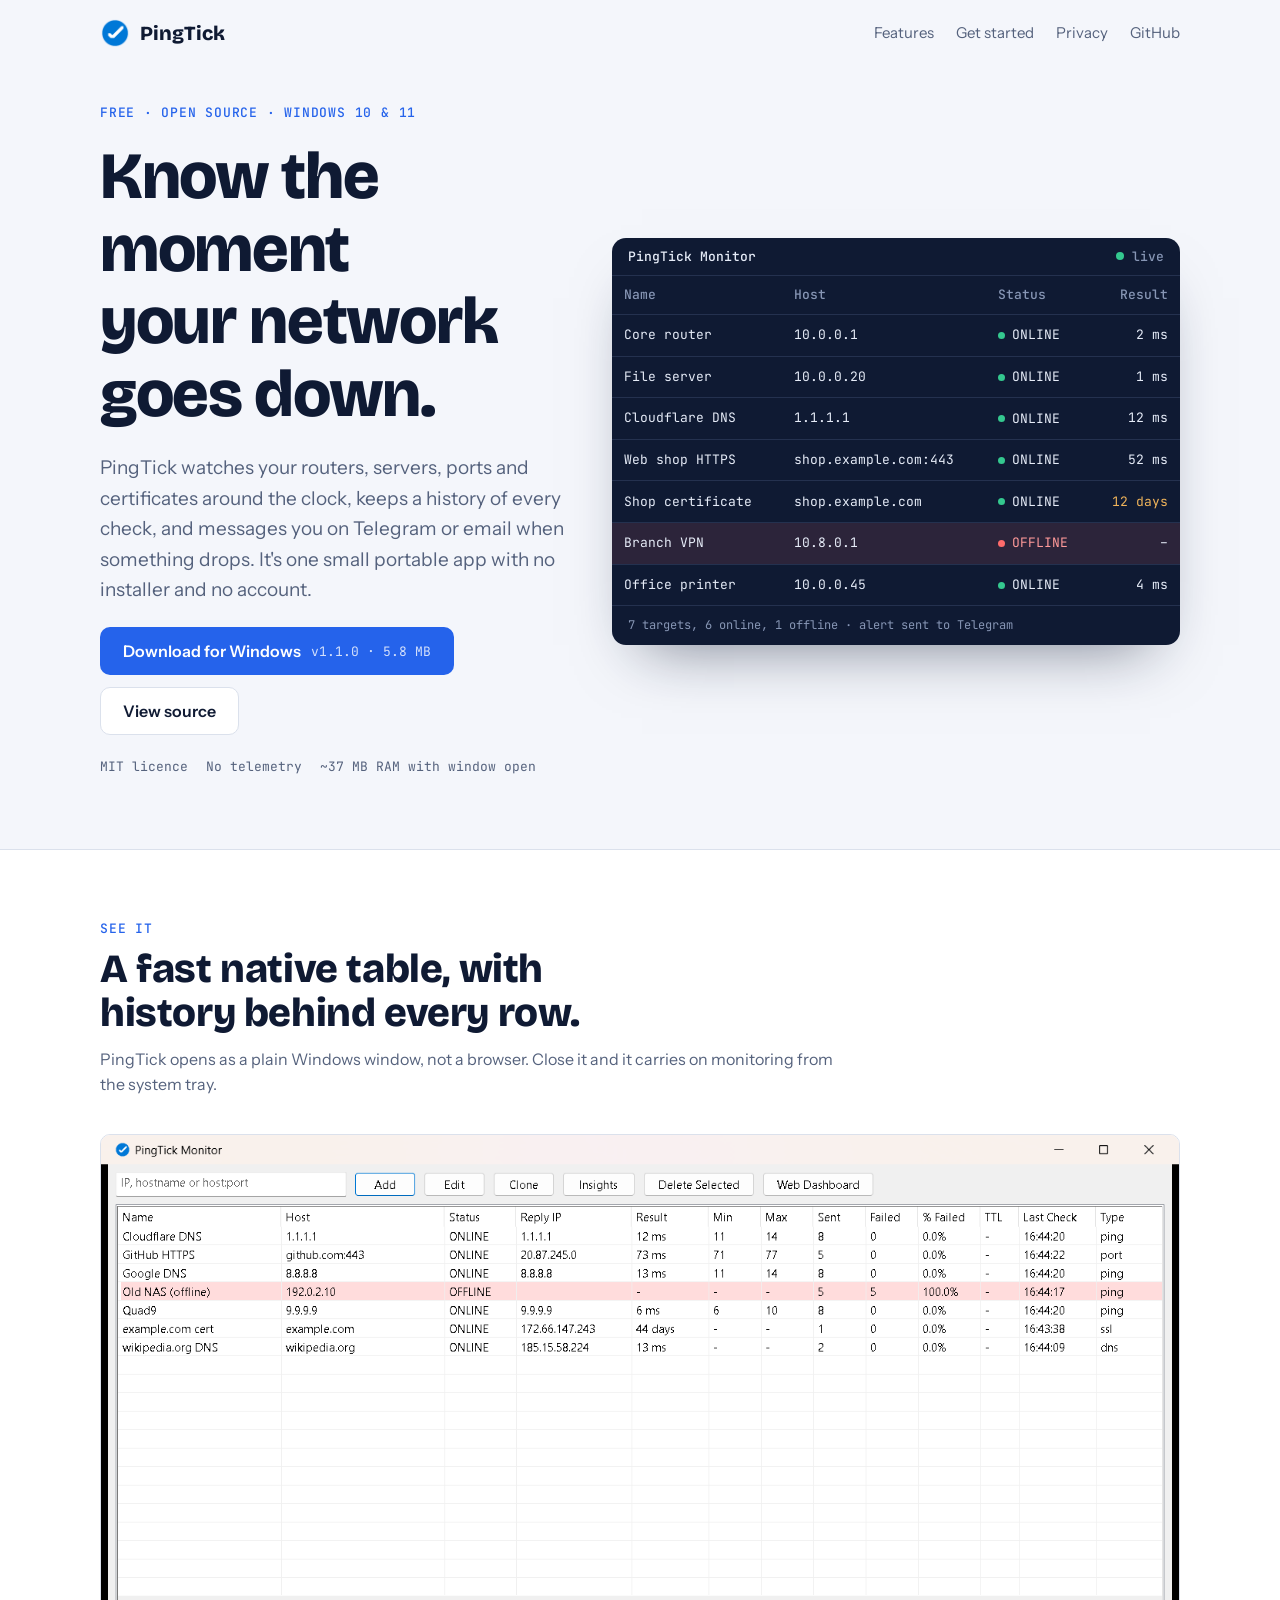
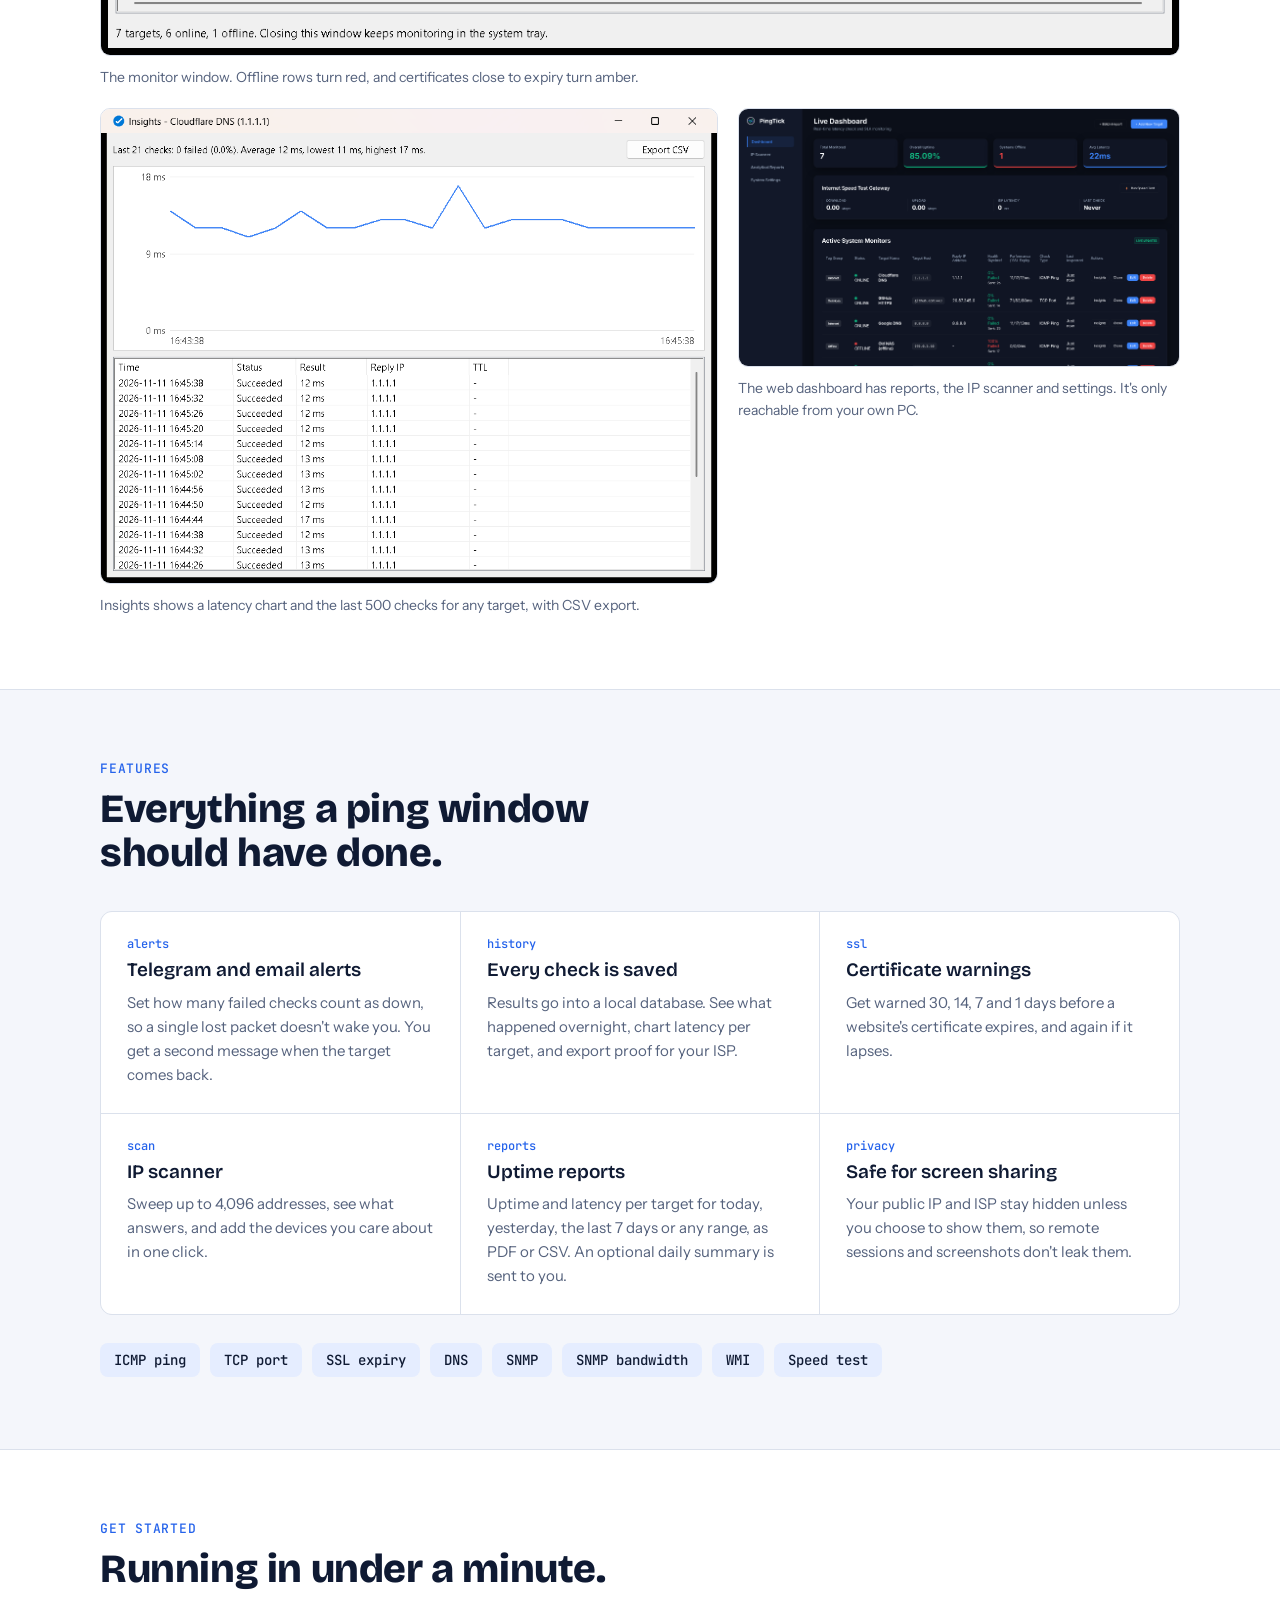
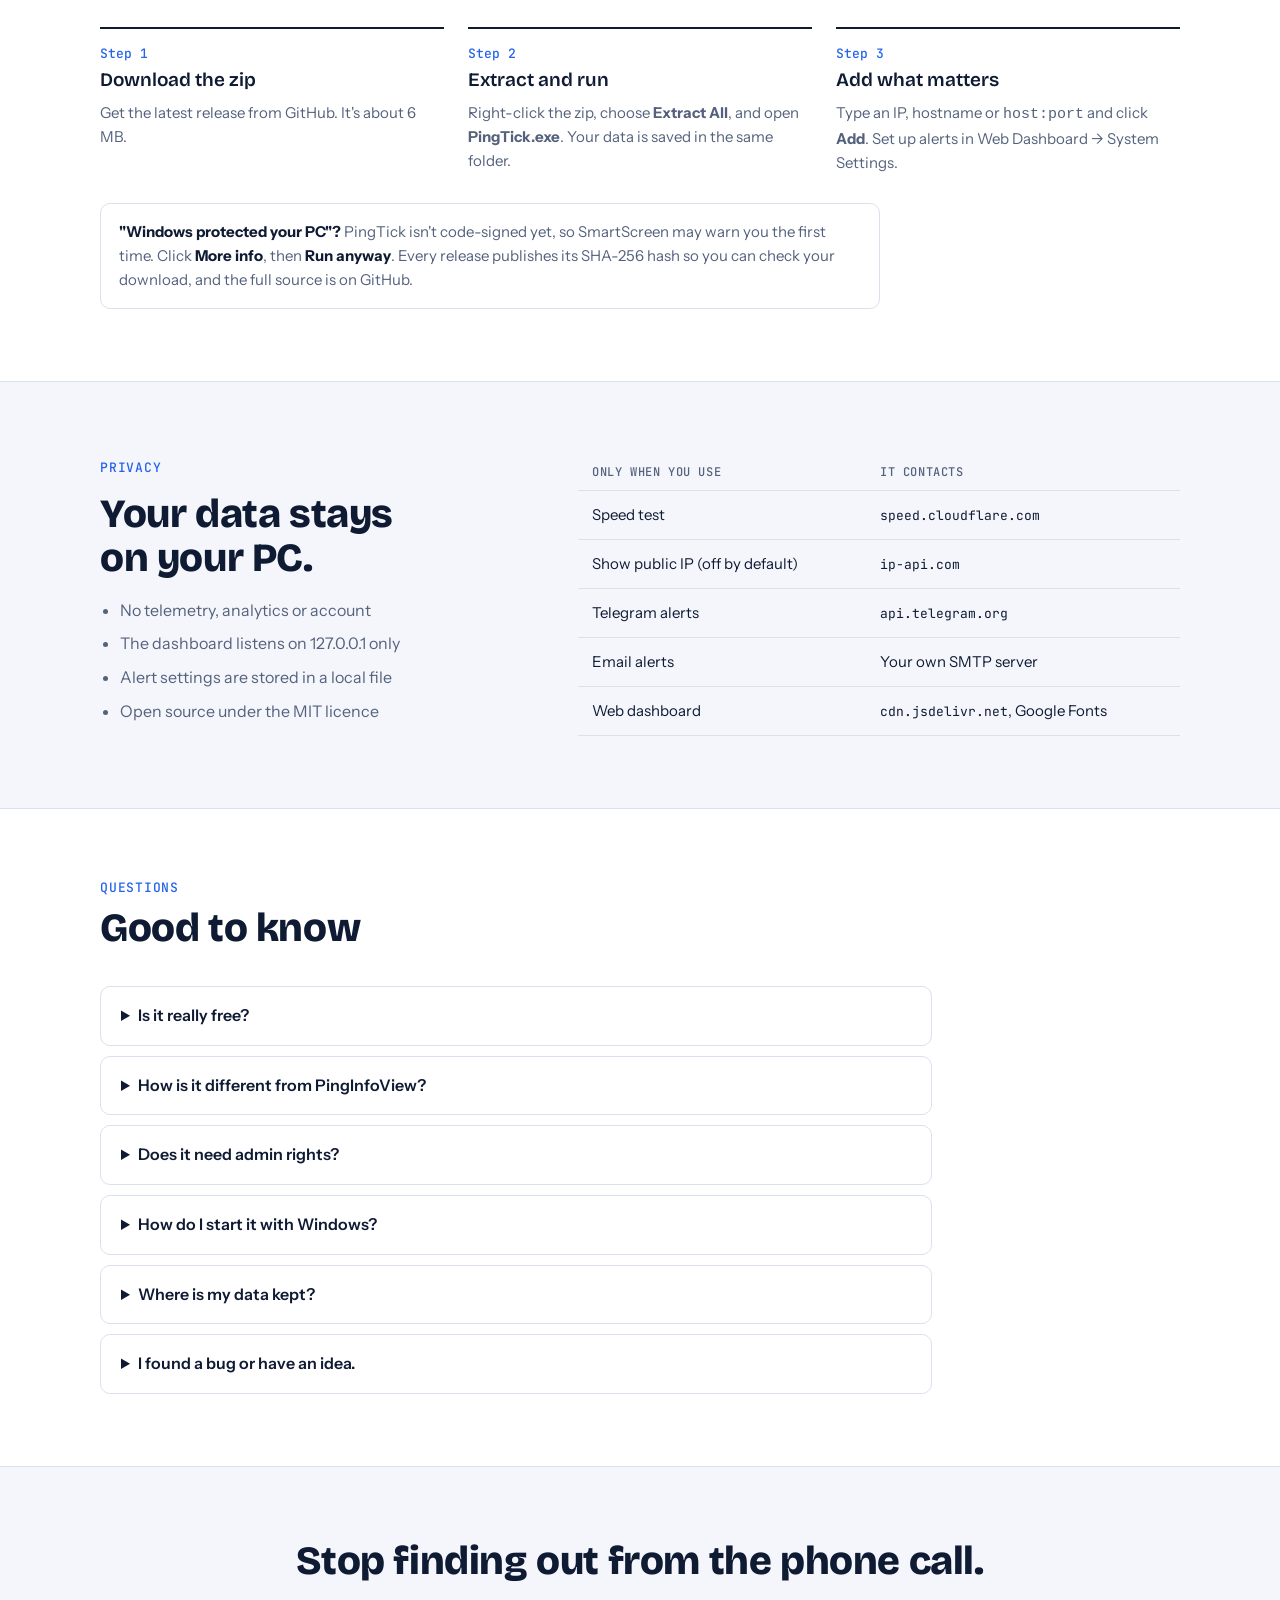
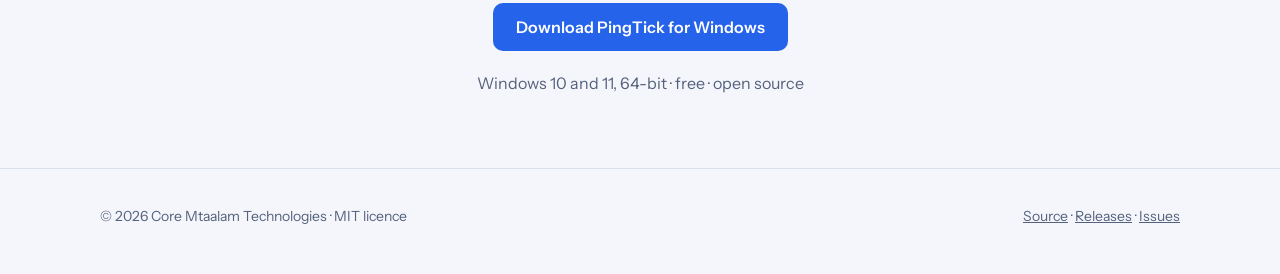
<file: docs/index.html>
<!doctype html>
<html lang="en">
<head>
<meta charset="utf-8">
<meta name="viewport" content="width=device-width, initial-scale=1, viewport-fit=cover">
<title>PingTick – Free Network Monitor for Windows</title>
<meta name="description" content="PingTick is a free, open-source network monitor for Windows. Ping, port, SSL, DNS, SNMP and WMI checks with history and Telegram or email alerts. One portable exe, no install.">
<link rel="canonical" href="https://mtaalamtech.github.io/pingtick/">
<link rel="icon" type="image/png" href="icon.png">
<meta property="og:type" content="website">
<meta property="og:title" content="PingTick – Free Network Monitor for Windows">
<meta property="og:description" content="Watch hosts, ports, certificates and DNS in one table and get Telegram or email alerts when something goes down. Portable, free and open source.">
<meta property="og:url" content="https://mtaalamtech.github.io/pingtick/">
<meta property="og:image" content="https://mtaalamtech.github.io/pingtick/monitor.png">
<meta name="twitter:card" content="summary_large_image">
<meta name="theme-color" content="#0f1a33">
<script type="application/ld+json">
{
  "@context": "https://schema.org",
  "@type": "SoftwareApplication",
  "name": "PingTick",
  "applicationCategory": "UtilitiesApplication",
  "operatingSystem": "Windows 10, Windows 11",
  "softwareVersion": "1.1.0",
  "license": "https://opensource.org/licenses/MIT",
  "offers": { "@type": "Offer", "price": "0", "priceCurrency": "USD" },
  "downloadUrl": "https://github.com/mtaalamtech/pingtick/releases/latest",
  "screenshot": "https://mtaalamtech.github.io/pingtick/monitor.png",
  "author": { "@type": "Organization", "name": "Core Mtaalam Technologies" },
  "description": "Free, portable network monitor for Windows with ping, port, SSL, DNS, SNMP and WMI checks, history and Telegram or email alerts."
}
</script>
<link rel="preconnect" href="https://fonts.googleapis.com">
<link rel="preconnect" href="https://fonts.gstatic.com" crossorigin>
<link rel="stylesheet" href="https://fonts.googleapis.com/css2?family=Bricolage+Grotesque:opsz,wght@12..96,600;12..96,800&family=Instrument+Sans:wght@400;500;600&family=JetBrains+Mono:wght@400;500&display=swap">
<style>
/* Layout: a light "instrument panel" page. The hero pairs the pitch with a live, ticking monitor table; then screenshots, features, three setup steps, privacy and FAQ. */
:root {
  --bg: #f4f6fb; --surface: #ffffff; --ink: #0f1a33; --muted: #55627d; --line: #dbe1ec;
  --accent: #2563eb; --accent-ink: #ffffff; --accent-soft: #e5edff;
  --ok: #0f9d6b; --bad: #d93a3a; --bad-soft: #fde8e8; --warn: #b7791f;
  --panel: #0f1a33; --panel-ink: #e6ecf8; --panel-muted: #8796b5; --panel-line: #24314f;
  --display: "Bricolage Grotesque", "Segoe UI", system-ui, sans-serif;
  --body: "Instrument Sans", "Segoe UI", system-ui, sans-serif;
  --mono: "JetBrains Mono", Consolas, "Courier New", monospace;
  color-scheme: light;
}
@media (prefers-color-scheme: dark) {
  :root {
    --bg: #0b1222; --surface: #111a2e; --ink: #e8edf7; --muted: #97a3bd; --line: #233050;
    --accent: #5b8cff; --accent-ink: #0b1222; --accent-soft: #18264a;
    --ok: #34c88f; --bad: #ff6b6b; --bad-soft: #3a1c22; --warn: #f0b45a;
    --panel: #070c18; --panel-ink: #e6ecf8; --panel-muted: #8796b5; --panel-line: #1d2944;
    color-scheme: dark;
  }
}
* { box-sizing: border-box; }
html { scroll-behavior: smooth; }
@media (prefers-reduced-motion: reduce) { html { scroll-behavior: auto; } }
body { margin: 0; background: var(--bg); color: var(--ink); font: 16px/1.6 var(--body); -webkit-font-smoothing: antialiased; }
img { max-width: 100%; height: auto; display: block; }
a { color: var(--accent); }
.wrap { max-width: 1120px; margin: 0 auto; padding-left: max(20px, env(safe-area-inset-left, 0px)); padding-right: max(20px, env(safe-area-inset-right, 0px)); }
h1, h2, h3 { font-family: var(--display); line-height: 1.1; margin: 0; text-wrap: balance; }
h1 { font-weight: 800; font-size: clamp(38px, 6.4vw, 66px); letter-spacing: -0.02em; }
h2 { font-weight: 800; font-size: clamp(28px, 4vw, 40px); letter-spacing: -0.01em; }
h3 { font-weight: 600; font-size: 19px; }
p { margin: 0; }
.eyebrow { font: 500 13px/1 var(--mono); letter-spacing: .06em; text-transform: uppercase; color: var(--accent); }
.muted { color: var(--muted); }

/* nav */
.top { padding-block: 18px; }
.top .wrap { display: flex; align-items: center; justify-content: space-between; gap: 16px; }
.brand { display: flex; align-items: center; gap: 10px; font: 800 20px/1 var(--display); color: var(--ink); text-decoration: none; }
.brand img { width: 30px; height: 30px; }
.top nav { display: flex; gap: 22px; font-size: 15px; }
.top nav a { color: var(--muted); text-decoration: none; }
.top nav a:hover { color: var(--ink); }
@media (max-width: 720px) { .top nav .hide-sm { display: none; } }

/* buttons */
.btn { display: inline-flex; align-items: center; gap: 10px; font: 600 16px/1 var(--body); padding: 15px 22px; border-radius: 10px; text-decoration: none; border: 1px solid transparent; transition: transform .15s ease, background .15s ease; }
.btn:focus-visible { outline: 3px solid var(--accent); outline-offset: 3px; }
.btn-primary { background: var(--accent); color: var(--accent-ink); }
.btn-primary:hover { transform: translateY(-1px); }
.btn-ghost { border-color: var(--line); color: var(--ink); background: var(--surface); }
.btn-ghost:hover { border-color: var(--accent); }
.btn small { font: 400 13px/1 var(--mono); opacity: .8; }

/* hero */
.hero { padding-block: 40px 72px; }
.hero .wrap { display: grid; grid-template-columns: minmax(0, 0.9fr) minmax(0, 1.1fr); gap: 48px; align-items: center; }
@media (max-width: 900px) { .hero .wrap { grid-template-columns: minmax(0, 1fr); gap: 40px; } }
.hero-copy { display: grid; gap: 22px; }
.lede { font-size: 19px; color: var(--muted); max-width: 34em; }
.cta { display: flex; flex-wrap: wrap; gap: 12px; }
.meta { font: 13px/1.5 var(--mono); color: var(--muted); display: flex; flex-wrap: wrap; gap: 6px 18px; }

/* live monitor panel */
.panel { background: var(--panel); color: var(--panel-ink); border-radius: 14px; overflow: hidden; box-shadow: 0 30px 60px -30px rgba(15, 26, 51, .55); min-width: 0; }
.panel-bar { display: flex; align-items: center; justify-content: space-between; padding: 12px 16px; border-bottom: 1px solid var(--panel-line); font: 500 13px/1 var(--mono); color: var(--panel-muted); }
.panel-bar b { color: var(--panel-ink); font-weight: 500; }
.live { display: inline-flex; align-items: center; gap: 8px; }
.live::before { content: ""; width: 8px; height: 8px; border-radius: 50%; background: #34c88f; animation: pulse 2s infinite; }
@keyframes pulse { 0%, 100% { opacity: 1; } 50% { opacity: .35; } }
@media (prefers-reduced-motion: reduce) { .live::before { animation: none; } }
.table-scroll { overflow-x: auto; }
table.mon { width: 100%; border-collapse: collapse; font: 13px/1.4 var(--mono); font-variant-numeric: tabular-nums; }
table.mon th { text-align: left; font-weight: 500; color: var(--panel-muted); padding: 10px 12px; border-bottom: 1px solid var(--panel-line); white-space: nowrap; }
table.mon td { padding: 11px 12px; border-bottom: 1px solid var(--panel-line); white-space: nowrap; }
table.mon tr:last-child td { border-bottom: 0; }
table.mon td.num { text-align: right; }
table.mon th.num { text-align: right; }
.st { display: inline-flex; align-items: center; gap: 7px; }
.st::before { content: ""; width: 7px; height: 7px; border-radius: 50%; background: #34c88f; }
@media (max-width: 560px) { table.mon th:nth-child(2), table.mon td:nth-child(2) { display: none; } }
tr.down td { background: rgba(255, 107, 107, .12); }
tr.down .st::before { background: #ff6b6b; }
tr.down .st { color: #ff9a9a; }
tr.amber .res { color: #f0b45a; }
.flash { animation: flash .6s ease; }
@keyframes flash { from { color: #ffffff; } to { color: inherit; } }
.panel-foot { padding: 11px 16px; border-top: 1px solid var(--panel-line); font: 12px/1.4 var(--mono); color: var(--panel-muted); }

/* sections */
section { padding-block: 72px; }
.section-head { display: grid; gap: 12px; margin-bottom: 36px; max-width: 46em; }
.band { background: var(--surface); border-block: 1px solid var(--line); }

/* screenshots */
.shots { display: grid; grid-template-columns: minmax(0, 1.4fr) minmax(0, 1fr); gap: 20px; }
.shots { align-items: start; }
.shots figure { margin: 0; display: grid; gap: 10px; }
.shots img { border-radius: 10px; border: 1px solid var(--line); background: var(--surface); }
.shots figcaption { font-size: 14px; color: var(--muted); }
.shots .wide { grid-column: 1 / -1; }
@media (max-width: 760px) { .shots { grid-template-columns: minmax(0, 1fr); } }

/* features */
.features { display: grid; grid-template-columns: repeat(3, minmax(0, 1fr)); gap: 1px; background: var(--line); border: 1px solid var(--line); border-radius: 12px; overflow: hidden; }
.feature { background: var(--surface); padding: 26px; display: grid; gap: 10px; align-content: start; }
.feature .tag { font: 500 12px/1 var(--mono); color: var(--accent); }
.feature p { color: var(--muted); font-size: 15px; }
@media (max-width: 900px) { .features { grid-template-columns: repeat(2, minmax(0, 1fr)); } }
@media (max-width: 600px) { .features { grid-template-columns: minmax(0, 1fr); } }

/* checks strip */
.checks { display: flex; flex-wrap: wrap; gap: 10px; margin-top: 28px; }
.checks span { font: 500 14px/1 var(--mono); padding: 10px 14px; border-radius: 8px; background: var(--accent-soft); color: var(--ink); }

/* steps */
.steps { display: grid; grid-template-columns: repeat(3, minmax(0, 1fr)); gap: 24px; counter-reset: step; list-style: none; padding: 0; margin: 0; }
.steps li { display: grid; gap: 10px; align-content: start; padding-top: 18px; border-top: 2px solid var(--ink); }
.steps li::before { counter-increment: step; content: "Step " counter(step); font: 500 13px/1 var(--mono); color: var(--accent); }
.steps p { color: var(--muted); font-size: 15px; }
@media (max-width: 760px) { .steps { grid-template-columns: minmax(0, 1fr); } }
.note { margin-top: 28px; padding: 16px 18px; border-radius: 10px; background: var(--surface); border: 1px solid var(--line); font-size: 15px; color: var(--muted); max-width: 52em; }
.note strong { color: var(--ink); }

/* privacy table */
.privacy { display: grid; grid-template-columns: minmax(0, 1fr) minmax(0, 1.4fr); gap: 48px; align-items: start; }
@media (max-width: 900px) { .privacy { grid-template-columns: minmax(0, 1fr); gap: 28px; } }
.privacy ul { margin: 18px 0 0; padding-left: 20px; display: grid; gap: 8px; color: var(--muted); }
.svc { width: 100%; border-collapse: collapse; font-size: 15px; }
.svc th, .svc td { text-align: left; padding: 12px 14px; border-bottom: 1px solid var(--line); vertical-align: top; }
.svc th { font: 500 12px/1 var(--mono); text-transform: uppercase; letter-spacing: .05em; color: var(--muted); }
.svc code { font: 13px var(--mono); }

/* faq */
.faq { display: grid; gap: 10px; max-width: 52em; }
details { background: var(--surface); border: 1px solid var(--line); border-radius: 10px; padding: 16px 20px; }
summary { cursor: pointer; font-weight: 600; }
summary:focus-visible { outline: 2px solid var(--accent); outline-offset: 4px; border-radius: 4px; }
details p { margin-top: 10px; color: var(--muted); }
details code { font: 14px var(--mono); }

/* final cta + footer */
.final { text-align: center; }
.final .wrap { display: grid; gap: 20px; justify-items: center; }
footer { padding-block: 36px 48px; border-top: 1px solid var(--line); font-size: 14px; color: var(--muted); }
footer .wrap { display: flex; flex-wrap: wrap; justify-content: space-between; gap: 12px 24px; }
footer a { color: var(--muted); }
</style>
</head>
<body>

<header class="top">
  <div class="wrap">
    <a class="brand" href="#"><img src="icon.png" alt="" width="30" height="30">PingTick</a>
    <nav aria-label="Main">
      <a class="hide-sm" href="#features">Features</a>
      <a class="hide-sm" href="#start">Get started</a>
      <a class="hide-sm" href="#privacy">Privacy</a>
      <a href="https://github.com/mtaalamtech/pingtick">GitHub</a>
    </nav>
  </div>
</header>

<main>
  <section class="hero" aria-labelledby="hero-title">
    <div class="wrap">
      <div class="hero-copy">
        <span class="eyebrow">Free · open source · Windows 10 &amp; 11</span>
        <h1 id="hero-title">Know the moment your network goes down.</h1>
        <p class="lede">PingTick watches your routers, servers, ports and certificates around the clock, keeps a history of every check, and messages you on Telegram or email when something drops. It's one small portable app with no installer and no account.</p>
        <div class="cta">
          <a class="btn btn-primary" id="dl" href="https://github.com/mtaalamtech/pingtick/releases/latest">Download for Windows <small id="dl-meta">v1.1.0 · 5.8 MB</small></a>
          <a class="btn btn-ghost" href="https://github.com/mtaalamtech/pingtick">View source</a>
        </div>
        <div class="meta"><span>MIT licence</span><span>No telemetry</span><span>~37 MB RAM with window open</span></div>
      </div>

      <div class="panel" role="img" aria-label="Example of the PingTick monitor showing six online targets and one offline">
        <div class="panel-bar"><b>PingTick Monitor</b><span class="live">live</span></div>
        <div class="table-scroll">
          <table class="mon">
            <thead><tr><th>Name</th><th>Host</th><th>Status</th><th class="num">Result</th></tr></thead>
            <tbody id="rows">
              <tr><td>Core router</td><td>10.0.0.1</td><td><span class="st">ONLINE</span></td><td class="num res" data-base="2">2 ms</td></tr>
              <tr><td>File server</td><td>10.0.0.20</td><td><span class="st">ONLINE</span></td><td class="num res" data-base="1">1 ms</td></tr>
              <tr><td>Cloudflare DNS</td><td>1.1.1.1</td><td><span class="st">ONLINE</span></td><td class="num res" data-base="12">12 ms</td></tr>
              <tr><td>Web shop HTTPS</td><td>shop.example.com:443</td><td><span class="st">ONLINE</span></td><td class="num res" data-base="48">48 ms</td></tr>
              <tr class="amber"><td>Shop certificate</td><td>shop.example.com</td><td><span class="st">ONLINE</span></td><td class="num res">12 days</td></tr>
              <tr class="down"><td>Branch VPN</td><td>10.8.0.1</td><td><span class="st">OFFLINE</span></td><td class="num">–</td></tr>
              <tr><td>Office printer</td><td>10.0.0.45</td><td><span class="st">ONLINE</span></td><td class="num res" data-base="3">3 ms</td></tr>
            </tbody>
          </table>
        </div>
        <div class="panel-foot">7 targets, 6 online, 1 offline · alert sent to Telegram</div>
      </div>
    </div>
  </section>

  <section class="band" aria-labelledby="see-title">
    <div class="wrap">
      <div class="section-head">
        <span class="eyebrow">See it</span>
        <h2 id="see-title">A fast native table, with history behind every row.</h2>
        <p class="muted">PingTick opens as a plain Windows window, not a browser. Close it and it carries on monitoring from the system tray.</p>
      </div>
      <div class="shots">
        <figure class="wide"><img src="monitor.png" alt="PingTick monitor window listing targets with status, reply IP, latency and failure rate; one offline row is highlighted red" width="1400" height="675" loading="lazy"><figcaption>The monitor window. Offline rows turn red, and certificates close to expiry turn amber.</figcaption></figure>
        <figure><img src="insights.png" alt="Insights window with a latency chart and a table of recent checks for Cloudflare DNS" width="975" height="750" loading="lazy"><figcaption>Insights shows a latency chart and the last 500 checks for any target, with CSV export.</figcaption></figure>
        <figure><img src="dashboard.png" alt="PingTick web dashboard with uptime, offline count and average latency" width="1800" height="1050" loading="lazy"><figcaption>The web dashboard has reports, the IP scanner and settings. It's only reachable from your own PC.</figcaption></figure>
      </div>
    </div>
  </section>

  <section id="features" aria-labelledby="feat-title">
    <div class="wrap">
      <div class="section-head">
        <span class="eyebrow">Features</span>
        <h2 id="feat-title">Everything a ping window should have done.</h2>
      </div>
      <div class="features">
        <div class="feature"><span class="tag">alerts</span><h3>Telegram and email alerts</h3><p>Set how many failed checks count as down, so a single lost packet doesn't wake you. You get a second message when the target comes back.</p></div>
        <div class="feature"><span class="tag">history</span><h3>Every check is saved</h3><p>Results go into a local database. See what happened overnight, chart latency per target, and export proof for your ISP.</p></div>
        <div class="feature"><span class="tag">ssl</span><h3>Certificate warnings</h3><p>Get warned 30, 14, 7 and 1 days before a website's certificate expires, and again if it lapses.</p></div>
        <div class="feature"><span class="tag">scan</span><h3>IP scanner</h3><p>Sweep up to 4,096 addresses, see what answers, and add the devices you care about in one click.</p></div>
        <div class="feature"><span class="tag">reports</span><h3>Uptime reports</h3><p>Uptime and latency per target for today, yesterday, the last 7 days or any range, as PDF or CSV. An optional daily summary is sent to you.</p></div>
        <div class="feature"><span class="tag">privacy</span><h3>Safe for screen sharing</h3><p>Your public IP and ISP stay hidden unless you choose to show them, so remote sessions and screenshots don't leak them.</p></div>
      </div>
      <div class="checks" aria-label="Check types">
        <span>ICMP ping</span><span>TCP port</span><span>SSL expiry</span><span>DNS</span><span>SNMP</span><span>SNMP bandwidth</span><span>WMI</span><span>Speed test</span>
      </div>
    </div>
  </section>

  <section id="start" class="band" aria-labelledby="start-title">
    <div class="wrap">
      <div class="section-head">
        <span class="eyebrow">Get started</span>
        <h2 id="start-title">Running in under a minute.</h2>
      </div>
      <ol class="steps">
        <li><h3>Download the zip</h3><p>Get the latest release from GitHub. It's about 6 MB.</p></li>
        <li><h3>Extract and run</h3><p>Right-click the zip, choose <strong>Extract All</strong>, and open <strong>PingTick.exe</strong>. Your data is saved in the same folder.</p></li>
        <li><h3>Add what matters</h3><p>Type an IP, hostname or <code>host:port</code> and click <strong>Add</strong>. Set up alerts in Web Dashboard → System Settings.</p></li>
      </ol>
      <p class="note"><strong>"Windows protected your PC"?</strong> PingTick isn't code-signed yet, so SmartScreen may warn you the first time. Click <strong>More info</strong>, then <strong>Run anyway</strong>. Every release publishes its SHA-256 hash so you can check your download, and the full source is on GitHub.</p>
    </div>
  </section>

  <section id="privacy" aria-labelledby="priv-title">
    <div class="wrap privacy">
      <div>
        <span class="eyebrow">Privacy</span>
        <h2 id="priv-title" style="margin-top:12px">Your data stays on your PC.</h2>
        <ul>
          <li>No telemetry, analytics or account</li>
          <li>The dashboard listens on 127.0.0.1 only</li>
          <li>Alert settings are stored in a local file</li>
          <li>Open source under the MIT licence</li>
        </ul>
      </div>
      <div class="table-scroll">
        <table class="svc">
          <thead><tr><th>Only when you use</th><th>It contacts</th></tr></thead>
          <tbody>
            <tr><td>Speed test</td><td><code>speed.cloudflare.com</code></td></tr>
            <tr><td>Show public IP (off by default)</td><td><code>ip-api.com</code></td></tr>
            <tr><td>Telegram alerts</td><td><code>api.telegram.org</code></td></tr>
            <tr><td>Email alerts</td><td>Your own SMTP server</td></tr>
            <tr><td>Web dashboard</td><td><code>cdn.jsdelivr.net</code>, Google Fonts</td></tr>
          </tbody>
        </table>
      </div>
    </div>
  </section>

  <section class="band" aria-labelledby="faq-title">
    <div class="wrap">
      <div class="section-head">
        <span class="eyebrow">Questions</span>
        <h2 id="faq-title">Good to know</h2>
      </div>
      <div class="faq">
        <details><summary>Is it really free?</summary><p>Yes. PingTick is free and open source under the MIT licence. There is no paid tier and no account.</p></details>
        <details><summary>How is it different from PingInfoView?</summary><p>PingInfoView shows what's happening right now. PingTick also keeps a history of every check, sends alerts to your phone, checks ports, certificates, DNS, SNMP and WMI, scans for devices and produces uptime reports.</p></details>
        <details><summary>Does it need admin rights?</summary><p>No. Extract it to any folder you can write to and run it as a normal user.</p></details>
        <details><summary>How do I start it with Windows?</summary><p>Press <code>Win+R</code>, type <code>shell:startup</code>, and put a shortcut to <code>PingTick.exe</code> in the folder that opens.</p></details>
        <details><summary>Where is my data kept?</summary><p>In <code>pingtick.db</code> next to <code>PingTick.exe</code>, so you can carry the folder on a USB stick. If that folder can't be written to, it uses <code>%LOCALAPPDATA%\PingTick</code>.</p></details>
        <details><summary>I found a bug or have an idea.</summary><p>Open an issue on <a href="https://github.com/mtaalamtech/pingtick/issues">GitHub</a>. Please report security problems privately through GitHub's vulnerability reporting.</p></details>
      </div>
    </div>
  </section>

  <section class="final" aria-labelledby="final-title">
    <div class="wrap">
      <h2 id="final-title">Stop finding out from the phone call.</h2>
      <a class="btn btn-primary" href="https://github.com/mtaalamtech/pingtick/releases/latest" id="dl2">Download PingTick for Windows</a>
      <p class="muted">Windows 10 and 11, 64-bit · free · open source</p>
    </div>
  </section>
</main>

<footer>
  <div class="wrap">
    <span>© 2026 Core Mtaalam Technologies · MIT licence</span>
    <span><a href="https://github.com/mtaalamtech/pingtick">Source</a> · <a href="https://github.com/mtaalamtech/pingtick/releases">Releases</a> · <a href="https://github.com/mtaalamtech/pingtick/issues">Issues</a></span>
  </div>
</footer>

<script>
// Point the download buttons straight at the latest zip; fall back to the releases page.
fetch('https://api.github.com/repos/mtaalamtech/pingtick/releases/latest')
  .then(function (r) { return r.ok ? r.json() : null; })
  .then(function (rel) {
    if (!rel || !rel.assets) return;
    var zip = rel.assets.find(function (a) { return /windows_x64\.zip$/.test(a.name); });
    if (!zip) return;
    ['dl', 'dl2'].forEach(function (id) { document.getElementById(id).href = zip.browser_download_url; });
    document.getElementById('dl-meta').textContent = rel.tag_name + ' · ' + (zip.size / 1e6).toFixed(1) + ' MB';
  })
  .catch(function () {});

// Gently vary the example latencies so the panel feels live.
if (!window.matchMedia('(prefers-reduced-motion: reduce)').matches) {
  setInterval(function () {
    document.querySelectorAll('#rows td[data-base]').forEach(function (td) {
      var base = +td.dataset.base;
      var v = Math.max(1, Math.round(base + (Math.random() - 0.4) * Math.max(2, base * 0.25)));
      td.textContent = v + ' ms';
      td.classList.remove('flash'); void td.offsetWidth; td.classList.add('flash');
    });
  }, 2000);
}
</script>
</body>
</html>
</file>
